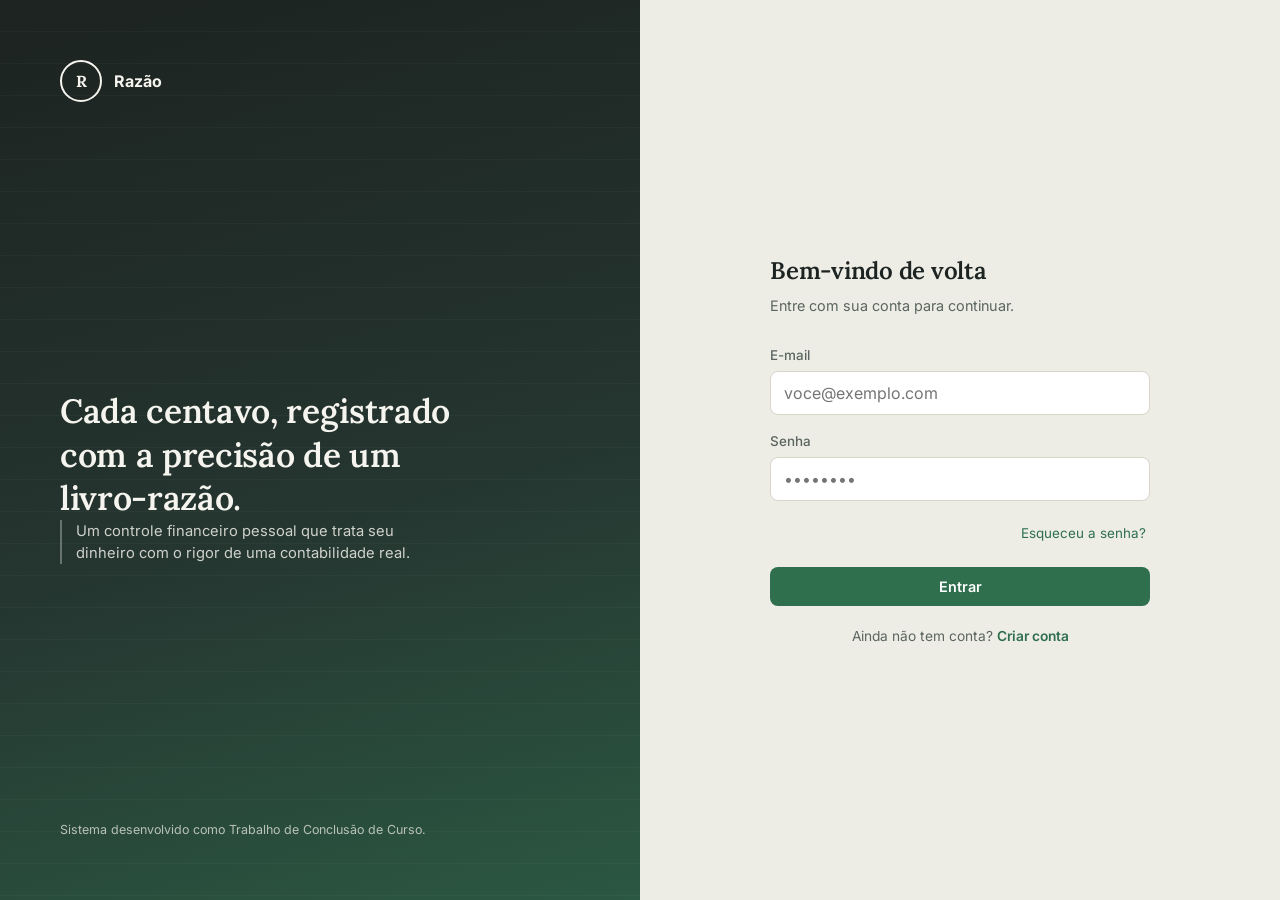
<file: Projeto FinFlow/controle-gastos-completo (2)/controle-gastos/index.html>
<!DOCTYPE html>
<html lang="pt-BR">
<head>
  <meta charset="UTF-8">
  <script>
    (function () {
      try {
        var tema = localStorage.getItem('cg_theme') || 'light';
        document.documentElement.setAttribute('data-tema', tema);
      } catch (e) {}
    })();
  </script>
  <title>Razão — Controle de Gastos Pessoais</title>
  <meta http-equiv="refresh" content="0; url=pages/login.html">
</head>
<body>
  <script src="js/storage.js"></script>
  <script>
    // Se já existir sessão ativa, pula direto para a área correta
    const sessao = Storage.getSession();
    if (sessao) {
      const usuario = Storage.getCurrentUser();
      if (usuario) {
        window.location.replace(usuario.tipo === 'admin' ? 'pages/admin.html' : 'pages/dashboard.html');
      } else {
        window.location.replace('pages/login.html');
      }
    } else {
      window.location.replace('pages/login.html');
    }
  </script>
  <noscript>
    <meta http-equiv="refresh" content="0; url=pages/login.html">
  </noscript>
</body>
</html>
</file>
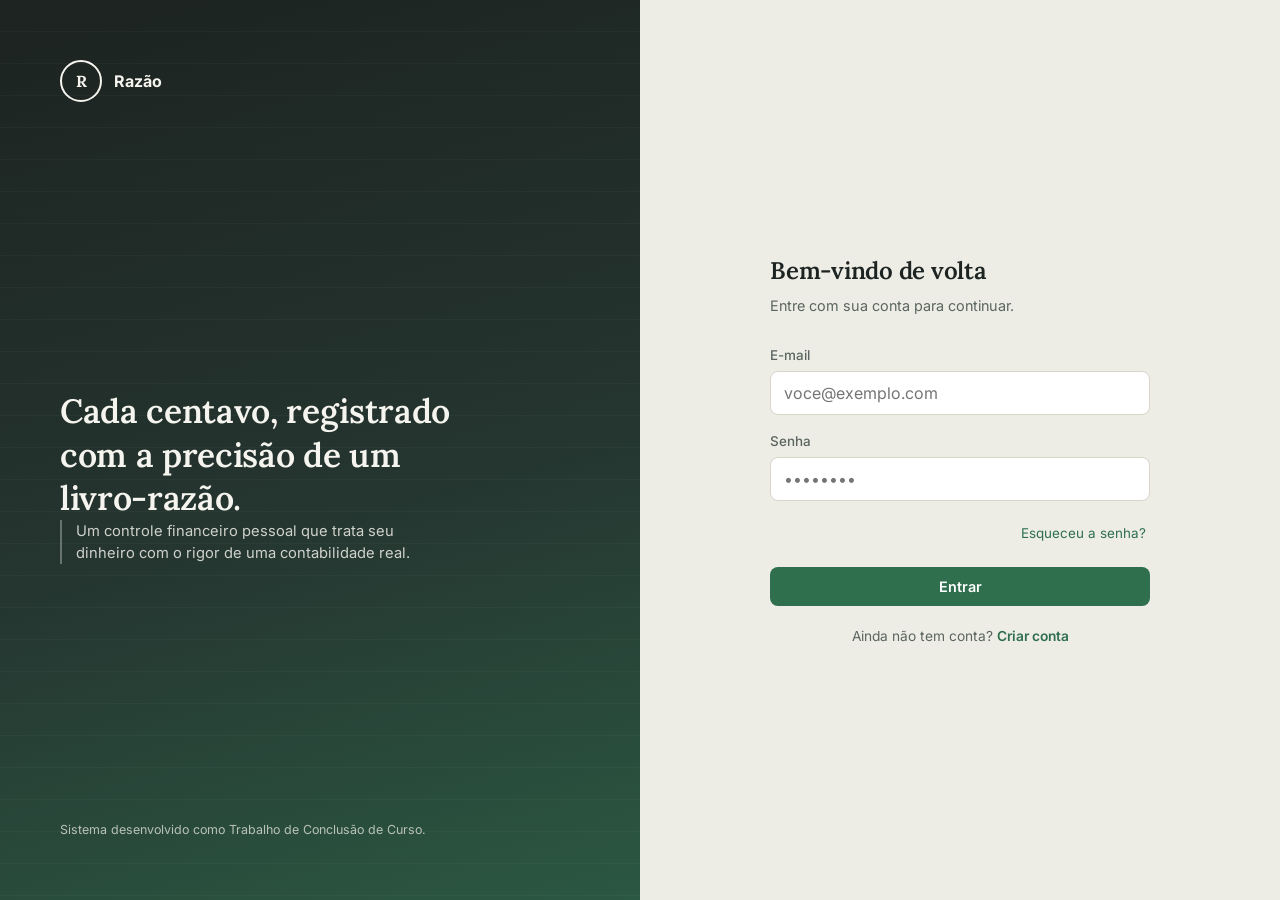
<file: Projeto FinFlow/controle-gastos-completo (2)/controle-gastos/pages/admin.html>
<!DOCTYPE html>
<html lang="pt-BR">
<head>
  <meta charset="UTF-8">
  <meta name="viewport" content="width=device-width, initial-scale=1.0">
  <script>
    (function () {
      try {
        var tema = localStorage.getItem('cg_theme') || 'light';
        document.documentElement.setAttribute('data-tema', tema);
      } catch (e) {}
    })();
  </script>
  <title>Painel Admin — Razão</title>
  <link rel="stylesheet" href="../css/style.css">
  <link rel="stylesheet" href="../css/components.css">
  <link rel="stylesheet" href="../css/admin.css">
  <link rel="stylesheet" href="../css/responsive.css">
</head>
<body data-pagina="admin" data-titulo="Painel Administrativo" data-subtitulo="Visão geral do sistema">
  <div class="app-shell">
    <aside class="sidebar" id="sidebar"></aside>

    <div class="conteudo">
      <header class="topo" id="topo"></header>

      <main class="pagina">
        <section class="grade-cards" id="cards-admin"></section>

        <div class="abas-admin">
          <button class="aba-admin aba-admin--ativa" data-aba="usuarios">Usuários</button>
          <button class="aba-admin" data-aba="categorias">Categorias</button>
        </div>

        <!-- Aba: usuários -->
        <div class="card painel-aba" id="aba-usuarios">
          <div class="tabela-wrap">
            <table class="tabela">
              <thead>
                <tr>
                  <th>Nome</th>
                  <th>E-mail</th>
                  <th>Tipo</th>
                  <th>Cadastro</th>
                  <th>Status</th>
                  <th></th>
                </tr>
              </thead>
              <tbody id="corpo-tabela-usuarios"></tbody>
            </table>
          </div>
        </div>

        <!-- Aba: categorias -->
        <div class="card painel-aba" id="aba-categorias" style="display:none;">
          <div style="display:flex; justify-content:space-between; align-items:center; margin-bottom:16px;">
            <p style="color:var(--cor-texto-suave); font-size:0.85rem; max-width:460px;">
              Gerenciamento de categorias (demonstração de interface). As categorias padrão do sistema
              são usadas nos formulários de receitas e despesas.
            </p>
            <button class="botao botao--primario" id="botao-nova-categoria" style="white-space:nowrap;">+ Nova categoria</button>
          </div>

          <h4 style="font-size:0.85rem; margin-bottom:10px; color:var(--cor-texto-suave);">Categorias de despesa</h4>
          <div class="lista-categorias" id="lista-categorias-despesa"></div>

          <h4 style="font-size:0.85rem; margin:20px 0 10px; color:var(--cor-texto-suave);">Categorias de receita</h4>
          <div class="lista-categorias" id="lista-categorias-receita"></div>
        </div>
      </main>
    </div>
  </div>

  <!-- Modal: nova categoria (demonstração) -->
  <div class="modal-fundo" id="modal-categoria">
    <div class="modal" style="max-width:380px;">
      <div class="modal-cabecalho">
        <h3>Nova categoria</h3>
        <button class="modal-fechar" data-fechar-modal="modal-categoria">✕</button>
      </div>
      <form id="form-categoria">
        <div class="campo" id="campo-categoria-nome">
          <label for="categoria-nome">Nome da categoria</label>
          <input type="text" id="categoria-nome" required>
          <span class="campo-erro">Informe um nome.</span>
        </div>
        <div class="campo">
          <label for="categoria-tipo">Aplicar em</label>
          <select id="categoria-tipo">
            <option value="despesa">Despesas</option>
            <option value="receita">Receitas</option>
          </select>
        </div>
        <div class="modal-rodape">
          <button type="button" class="botao botao--secundario" data-fechar-modal="modal-categoria">Cancelar</button>
          <button type="submit" class="botao botao--primario">Adicionar</button>
        </div>
      </form>
    </div>
  </div>

  <script src="../js/storage.js"></script>
  <script src="../js/utils.js"></script>
  <script src="../js/app.js"></script>
  <script src="../js/admin.js"></script>
</body>
</html>
</file>
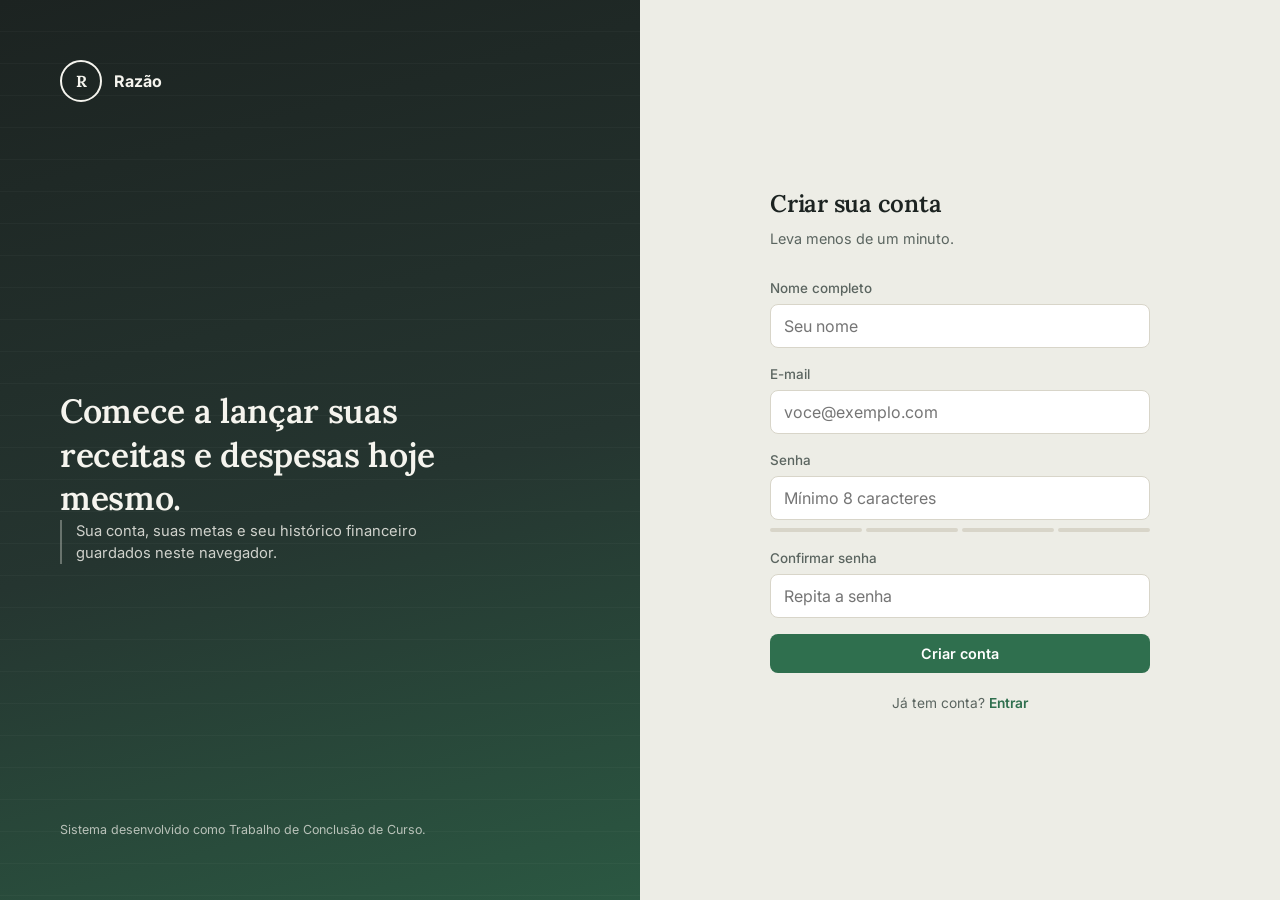
<file: Projeto FinFlow/controle-gastos-completo (2)/controle-gastos/pages/cadastro.html>
<!DOCTYPE html>
<html lang="pt-BR">
<head>
  <meta charset="UTF-8">
  <meta name="viewport" content="width=device-width, initial-scale=1.0">
  <script>
    (function () {
      try {
        var tema = localStorage.getItem('cg_theme') || 'light';
        document.documentElement.setAttribute('data-tema', tema);
      } catch (e) {}
    })();
  </script>
  <title>Criar conta — Razão</title>
  <link rel="stylesheet" href="../css/style.css">
  <link rel="stylesheet" href="../css/components.css">
  <link rel="stylesheet" href="../css/login.css">
  <link rel="stylesheet" href="../css/responsive.css">
</head>
<body>
  <div class="tela-auth">
    <aside class="auth-vitrine">
      <div class="auth-vitrine__marca">
        <div class="auth-vitrine__selo">R</div>
        <strong>Razão</strong>
      </div>
      <div>
        <h2 class="auth-vitrine__titulo">Comece a lançar suas receitas e despesas hoje mesmo.</h2>
        <p class="auth-vitrine__citacao">Sua conta, suas metas e seu histórico financeiro guardados neste navegador.</p>
      </div>
      <p style="font-size:0.78rem; opacity:0.7; position:relative;">Sistema desenvolvido como Trabalho de Conclusão de Curso.</p>
    </aside>

    <div class="auth-form-lado">
      <div class="auth-caixa">
        <h1>Criar sua conta</h1>
        <p class="subtitulo">Leva menos de um minuto.</p>

        <form id="form-cadastro" novalidate>
          <div class="campo" id="campo-nome">
            <label for="nome">Nome completo</label>
            <input type="text" id="nome" name="nome" placeholder="Seu nome" autocomplete="name" required>
            <span class="campo-erro">Informe seu nome.</span>
          </div>

          <div class="campo" id="campo-email">
            <label for="email">E-mail</label>
            <input type="email" id="email" name="email" placeholder="voce@exemplo.com" autocomplete="email" required>
            <span class="campo-erro">E-mail inválido ou já cadastrado.</span>
          </div>

          <div class="campo" id="campo-senha">
            <label for="senha">Senha</label>
            <input type="password" id="senha" name="senha" placeholder="Mínimo 8 caracteres" autocomplete="new-password" required>
            <div class="forca-senha"><span></span><span></span><span></span><span></span></div>
            <span class="campo-erro">A senha deve ter pelo menos 8 caracteres.</span>
          </div>

          <div class="campo" id="campo-confirmar-senha">
            <label for="confirmar-senha">Confirmar senha</label>
            <input type="password" id="confirmar-senha" name="confirmar-senha" placeholder="Repita a senha" autocomplete="new-password" required>
            <span class="campo-erro">As senhas não coincidem.</span>
          </div>

          <button type="submit" class="botao botao--primario botao--bloco">Criar conta</button>
        </form>

        <p class="auth-rodape">Já tem conta? <a href="login.html" style="color:var(--cor-receita); font-weight:600;">Entrar</a></p>
      </div>
    </div>
  </div>

  <script src="../js/storage.js"></script>
  <script src="../js/utils.js"></script>
  <script src="../js/cadastro.js"></script>
</body>
</html>
</file>
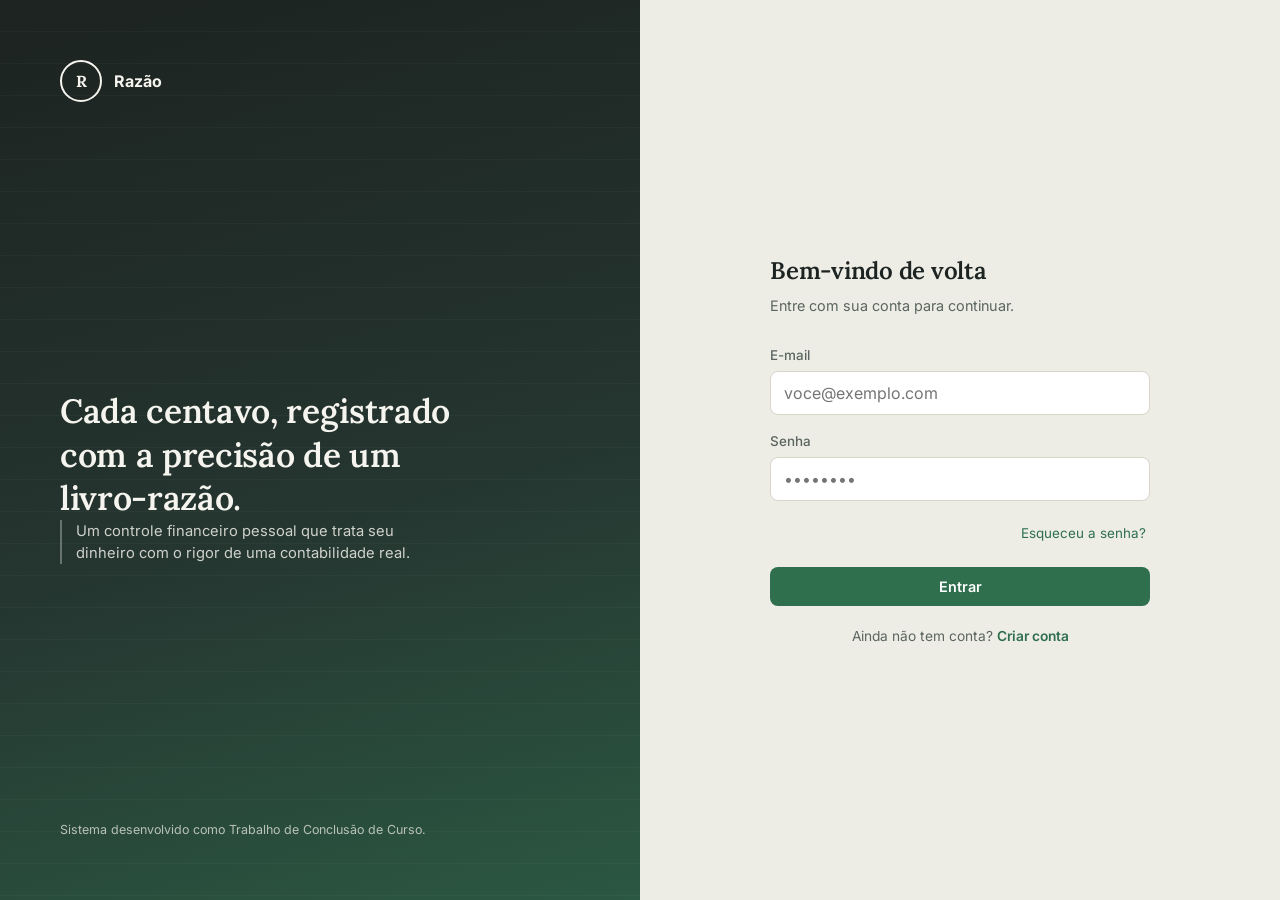
<file: Projeto FinFlow/controle-gastos-completo (2)/controle-gastos/pages/despesas.html>
<!DOCTYPE html>
<html lang="pt-BR">
<head>
  <meta charset="UTF-8">
  <meta name="viewport" content="width=device-width, initial-scale=1.0">
  <script>
    (function () {
      try {
        var tema = localStorage.getItem('cg_theme') || 'light';
        document.documentElement.setAttribute('data-tema', tema);
      } catch (e) {}
    })();
  </script>
  <title>Despesas — Razão</title>
  <link rel="stylesheet" href="../css/style.css">
  <link rel="stylesheet" href="../css/components.css">
  <link rel="stylesheet" href="../css/responsive.css">
</head>
<body data-pagina="despesas" data-titulo="Despesas" data-subtitulo="Gerencie suas saídas financeiras">
  <div class="app-shell">
    <aside class="sidebar" id="sidebar"></aside>

    <div class="conteudo">
      <header class="topo" id="topo"></header>

      <main class="pagina">
        <div style="display:flex; justify-content:flex-end; margin-bottom:16px;">
          <button class="botao botao--primario" id="botao-nova-despesa">+ Nova despesa</button>
        </div>

        <div class="card">
          <div class="barra-filtros">
            <div class="campo-busca">
              <input type="text" id="busca-despesas" placeholder="Pesquisar por descrição...">
            </div>
            <select class="select-filtro" id="filtro-categoria-despesa">
              <option value="">Todas as categorias</option>
              <option>Alimentação</option>
              <option>Transporte</option>
              <option>Saúde</option>
              <option>Educação</option>
              <option>Lazer</option>
              <option>Moradia</option>
              <option>Contas</option>
              <option>Investimentos</option>
              <option>Outros</option>
            </select>
            <select class="select-filtro" id="filtro-pagamento-despesa">
              <option value="">Toda forma de pagamento</option>
              <option>PIX</option>
              <option>Dinheiro</option>
              <option>Cartão de Crédito</option>
              <option>Cartão de Débito</option>
              <option>Boleto</option>
            </select>
          </div>

          <div class="tabela-wrap">
            <table class="tabela">
              <thead>
                <tr>
                  <th>Descrição</th>
                  <th>Categoria</th>
                  <th>Pagamento</th>
                  <th>Data</th>
                  <th>Valor</th>
                  <th></th>
                </tr>
              </thead>
              <tbody id="corpo-tabela-despesas"></tbody>
            </table>
          </div>

          <div id="estado-vazio-despesas" style="display:none;" class="estado-vazio">
            <h3>Nenhuma despesa encontrada</h3>
            <p>Cadastre sua primeira despesa ou ajuste os filtros de busca.</p>
          </div>

          <div class="paginacao" id="paginacao-despesas"></div>
        </div>
      </main>
    </div>
  </div>

  <!-- Modal: nova/editar despesa -->
  <div class="modal-fundo" id="modal-despesa">
    <div class="modal">
      <div class="modal-cabecalho">
        <h3 id="titulo-modal-despesa">Nova despesa</h3>
        <button class="modal-fechar" data-fechar-modal="modal-despesa">✕</button>
      </div>
      <form id="form-despesa">
        <input type="hidden" id="despesa-id">

        <div class="campo" id="campo-despesa-descricao">
          <label for="despesa-descricao">Descrição</label>
          <input type="text" id="despesa-descricao" placeholder="Ex: Supermercado" required>
          <span class="campo-erro">Informe uma descrição.</span>
        </div>

        <div class="linha-campos">
          <div class="campo" id="campo-despesa-valor">
            <label for="despesa-valor">Valor (R$)</label>
            <input type="number" id="despesa-valor" min="0.01" step="0.01" placeholder="0,00" required>
            <span class="campo-erro">Informe um valor maior que zero.</span>
          </div>
          <div class="campo" id="campo-despesa-data">
            <label for="despesa-data">Data</label>
            <input type="date" id="despesa-data" required>
            <span class="campo-erro">Informe uma data válida (não futura).</span>
          </div>
        </div>

        <div class="linha-campos">
          <div class="campo" id="campo-despesa-categoria">
            <label for="despesa-categoria">Categoria</label>
            <select id="despesa-categoria" required>
              <option value="">Selecione...</option>
              <option>Alimentação</option>
              <option>Transporte</option>
              <option>Saúde</option>
              <option>Educação</option>
              <option>Lazer</option>
              <option>Moradia</option>
              <option>Contas</option>
              <option>Investimentos</option>
              <option>Outros</option>
            </select>
            <span class="campo-erro">Selecione uma categoria.</span>
          </div>
          <div class="campo" id="campo-despesa-pagamento">
            <label for="despesa-pagamento">Forma de pagamento</label>
            <select id="despesa-pagamento" required>
              <option value="">Selecione...</option>
              <option>PIX</option>
              <option>Dinheiro</option>
              <option>Cartão de Crédito</option>
              <option>Cartão de Débito</option>
              <option>Boleto</option>
            </select>
            <span class="campo-erro">Selecione a forma de pagamento.</span>
          </div>
        </div>

        <div class="modal-rodape">
          <button type="button" class="botao botao--secundario" data-fechar-modal="modal-despesa">Cancelar</button>
          <button type="submit" class="botao botao--primario">Salvar despesa</button>
        </div>
      </form>
    </div>
  </div>

  <!-- Modal: confirmar exclusão -->
  <div class="modal-fundo" id="modal-excluir-despesa">
    <div class="modal" style="max-width:380px;">
      <div class="modal-cabecalho">
        <h3>Excluir despesa</h3>
        <button class="modal-fechar" data-fechar-modal="modal-excluir-despesa">✕</button>
      </div>
      <p style="font-size:0.9rem; color:var(--cor-texto-suave);">Tem certeza que deseja excluir esta despesa? Esta ação não pode ser desfeita.</p>
      <div class="modal-rodape">
        <button type="button" class="botao botao--secundario" data-fechar-modal="modal-excluir-despesa">Cancelar</button>
        <button type="button" class="botao botao--perigo" id="botao-confirmar-exclusao-despesa">Excluir</button>
      </div>
    </div>
  </div>

  <script src="../js/storage.js"></script>
  <script src="../js/utils.js"></script>
  <script src="../js/app.js"></script>
  <script src="../js/despesas.js"></script>
</body>
</html>
</file>
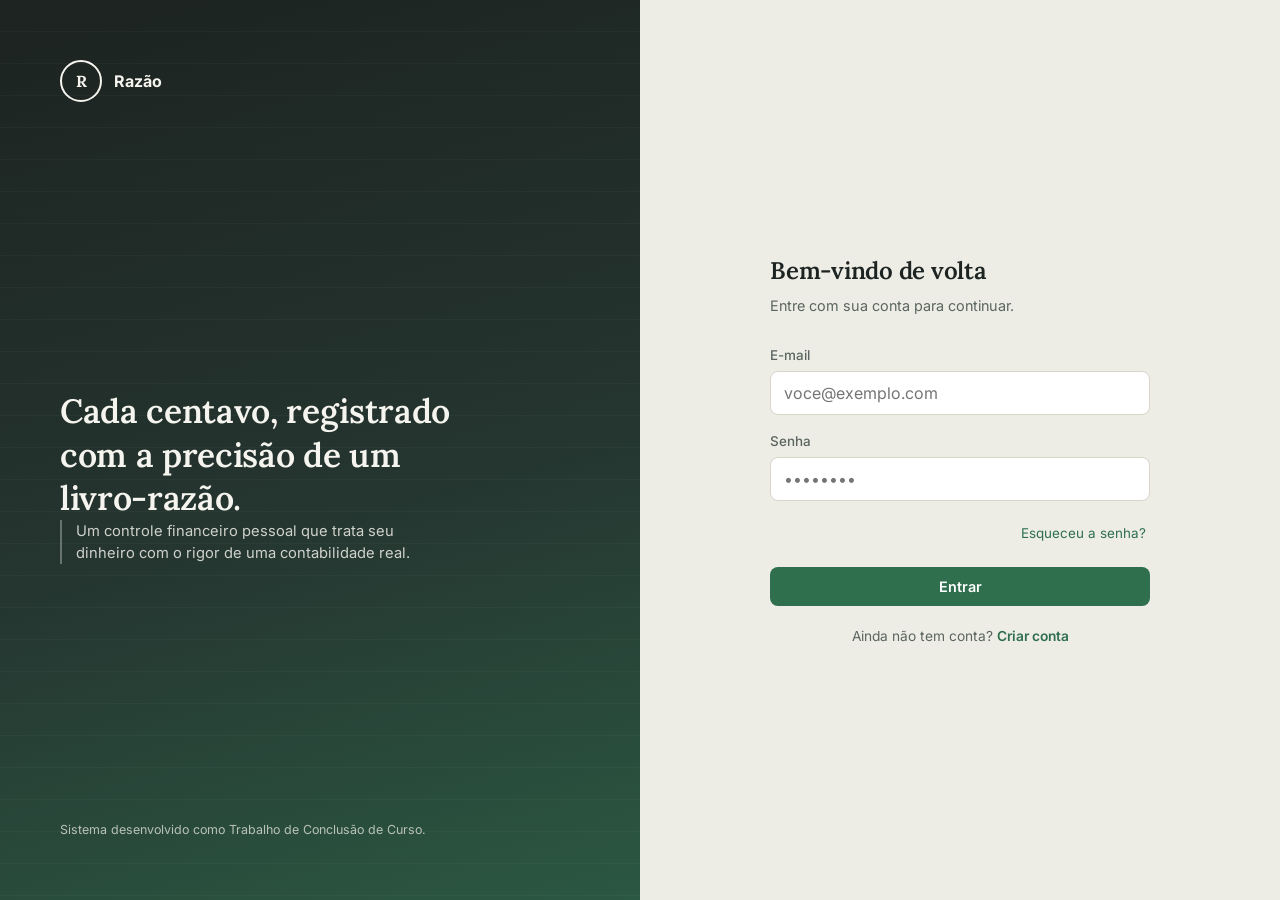
<file: Projeto FinFlow/controle-gastos-completo (2)/controle-gastos/pages/login.html>
<!DOCTYPE html>
<html lang="pt-BR">
<head>
  <meta charset="UTF-8">
  <meta name="viewport" content="width=device-width, initial-scale=1.0">
  <script>
    (function () {
      try {
        var tema = localStorage.getItem('cg_theme') || 'light';
        document.documentElement.setAttribute('data-tema', tema);
      } catch (e) {}
    })();
  </script>
  <title>Entrar — Razão</title>
  <link rel="stylesheet" href="../css/style.css">
  <link rel="stylesheet" href="../css/components.css">
  <link rel="stylesheet" href="../css/login.css">
  <link rel="stylesheet" href="../css/responsive.css">
</head>
<body>
  <div class="tela-auth">
    <aside class="auth-vitrine">
      <div class="auth-vitrine__marca">
        <div class="auth-vitrine__selo">R</div>
        <strong>Razão</strong>
      </div>
      <div>
        <h2 class="auth-vitrine__titulo">Cada centavo, registrado com a precisão de um livro-razão.</h2>
        <p class="auth-vitrine__citacao">Um controle financeiro pessoal que trata seu dinheiro com o rigor de uma contabilidade real.</p>
      </div>
      <p style="font-size:0.78rem; opacity:0.7; position:relative;">Sistema desenvolvido como Trabalho de Conclusão de Curso.</p>
    </aside>

    <div class="auth-form-lado">
      <div class="auth-caixa">
        <h1>Bem-vindo de volta</h1>
        <p class="subtitulo">Entre com sua conta para continuar.</p>

        <form id="form-login" novalidate>
          <div class="campo" id="campo-email">
            <label for="email">E-mail</label>
            <input type="email" id="email" name="email" placeholder="voce@exemplo.com" autocomplete="username" required>
            <span class="campo-erro">Informe um e-mail válido.</span>
          </div>

          <div class="campo" id="campo-senha">
            <label for="senha">Senha</label>
            <input type="password" id="senha" name="senha" placeholder="••••••••" autocomplete="current-password" required>
            <span class="campo-erro">A senha deve ter pelo menos 8 caracteres.</span>
          </div>

          <div style="display:flex; justify-content:flex-end; margin-bottom:18px;">
            <a href="recuperar-senha.html" class="botao--texto" style="font-size:0.84rem;">Esqueceu a senha?</a>
          </div>

          <button type="submit" class="botao botao--primario botao--bloco">Entrar</button>
        </form>

        <p class="auth-rodape">Ainda não tem conta? <a href="cadastro.html" style="color:var(--cor-receita); font-weight:600;">Criar conta</a></p>
      </div>
    </div>
  </div>

  <script src="../js/storage.js"></script>
  <script src="../js/utils.js"></script>
  <script src="../js/login.js"></script>
</body>
</html>
</file>
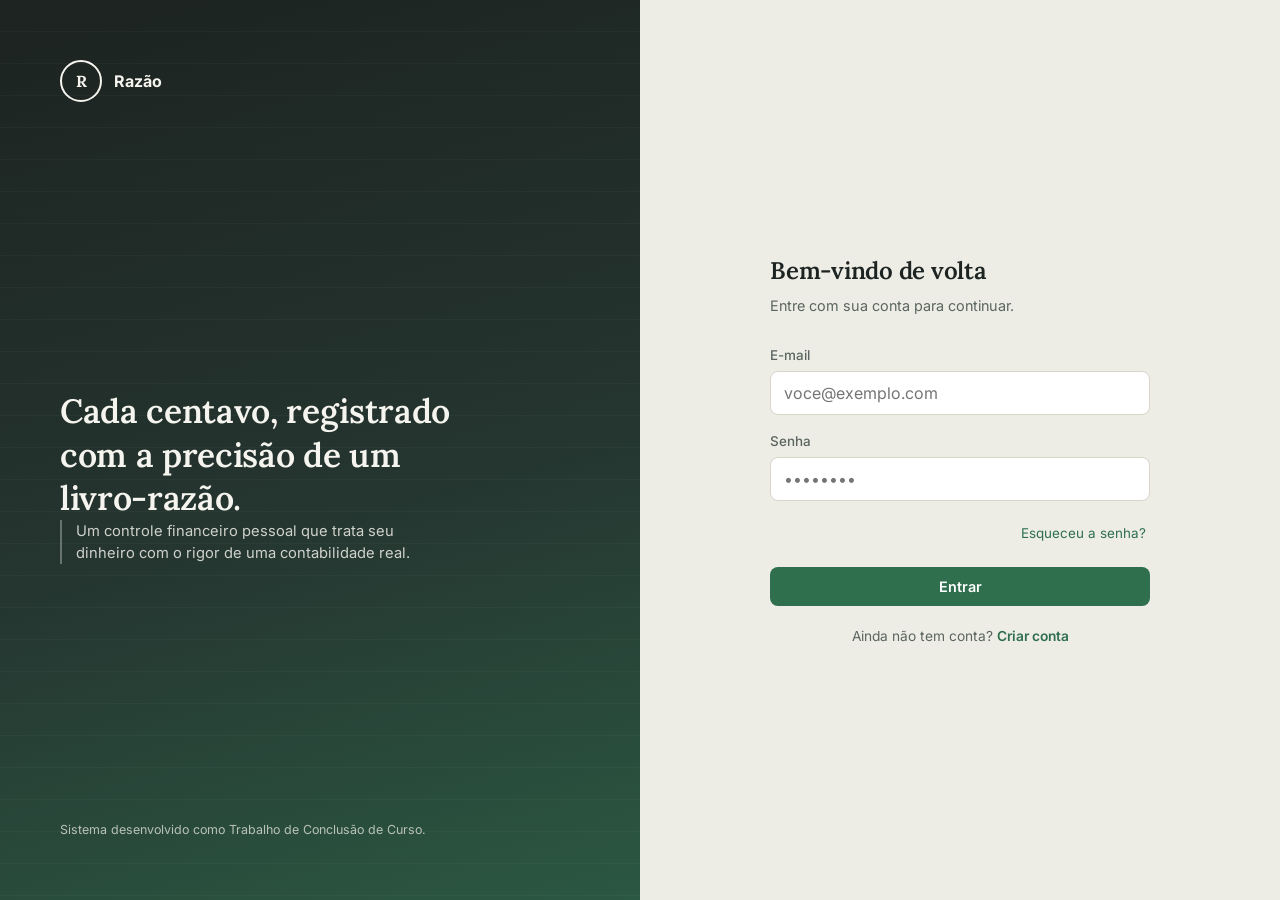
<file: Projeto FinFlow/controle-gastos-completo (2)/controle-gastos/pages/metas.html>
<!DOCTYPE html>
<html lang="pt-BR">
<head>
  <meta charset="UTF-8">
  <meta name="viewport" content="width=device-width, initial-scale=1.0">
  <script>
    (function () {
      try {
        var tema = localStorage.getItem('cg_theme') || 'light';
        document.documentElement.setAttribute('data-tema', tema);
      } catch (e) {}
    })();
  </script>
  <title>Metas — Razão</title>
  <link rel="stylesheet" href="../css/style.css">
  <link rel="stylesheet" href="../css/components.css">
  <link rel="stylesheet" href="../css/metas.css">
  <link rel="stylesheet" href="../css/responsive.css">
</head>
<body data-pagina="metas" data-titulo="Metas financeiras" data-subtitulo="Defina objetivos e acompanhe seu progresso">
  <div class="app-shell">
    <aside class="sidebar" id="sidebar"></aside>

    <div class="conteudo">
      <header class="topo" id="topo"></header>

      <main class="pagina">
        <div style="display:flex; justify-content:flex-end; margin-bottom:16px;">
          <button class="botao botao--primario" id="botao-nova-meta">+ Nova meta</button>
        </div>

        <div class="grade-metas" id="grade-metas"></div>

        <div id="estado-vazio-metas" style="display:none;" class="estado-vazio card">
          <h3>Nenhuma meta criada ainda</h3>
          <p>Defina um objetivo financeiro, como "Reserva de emergência" ou "Viagem", e acompanhe seu progresso aqui.</p>
        </div>
      </main>
    </div>
  </div>

  <!-- Modal: nova/editar meta -->
  <div class="modal-fundo" id="modal-meta">
    <div class="modal">
      <div class="modal-cabecalho">
        <h3 id="titulo-modal-meta">Nova meta</h3>
        <button class="modal-fechar" data-fechar-modal="modal-meta">✕</button>
      </div>
      <form id="form-meta">
        <input type="hidden" id="meta-id">

        <div class="campo" id="campo-meta-descricao">
          <label for="meta-descricao">Nome da meta</label>
          <input type="text" id="meta-descricao" placeholder="Ex: Reserva de emergência" required>
          <span class="campo-erro">Informe um nome para a meta.</span>
        </div>

        <div class="linha-campos">
          <div class="campo" id="campo-meta-valor-alvo">
            <label for="meta-valor-alvo">Valor alvo (R$)</label>
            <input type="number" id="meta-valor-alvo" min="0.01" step="0.01" placeholder="0,00" required>
            <span class="campo-erro">Informe um valor maior que zero.</span>
          </div>
          <div class="campo" id="campo-meta-valor-atual">
            <label for="meta-valor-atual">Valor já guardado (R$)</label>
            <input type="number" id="meta-valor-atual" min="0" step="0.01" placeholder="0,00">
            <span class="campo-erro">O valor guardado não pode ser negativo.</span>
          </div>
        </div>

        <div class="campo" id="campo-meta-prazo">
          <label for="meta-prazo">Prazo (opcional)</label>
          <input type="date" id="meta-prazo">
          <span class="campo-erro">Informe uma data válida.</span>
        </div>

        <div class="modal-rodape">
          <button type="button" class="botao botao--secundario" data-fechar-modal="modal-meta">Cancelar</button>
          <button type="submit" class="botao botao--primario">Salvar meta</button>
        </div>
      </form>
    </div>
  </div>

  <!-- Modal: adicionar valor à meta -->
  <div class="modal-fundo" id="modal-aporte">
    <div class="modal" style="max-width:380px;">
      <div class="modal-cabecalho">
        <h3>Adicionar valor</h3>
        <button class="modal-fechar" data-fechar-modal="modal-aporte">✕</button>
      </div>
      <form id="form-aporte">
        <input type="hidden" id="aporte-meta-id">
        <div class="campo" id="campo-aporte-valor">
          <label for="aporte-valor">Valor a adicionar (R$)</label>
          <input type="number" id="aporte-valor" min="0.01" step="0.01" placeholder="0,00" required>
          <span class="campo-erro">Informe um valor maior que zero.</span>
        </div>
        <div class="modal-rodape">
          <button type="button" class="botao botao--secundario" data-fechar-modal="modal-aporte">Cancelar</button>
          <button type="submit" class="botao botao--primario">Adicionar</button>
        </div>
      </form>
    </div>
  </div>

  <!-- Modal: confirmar exclusão -->
  <div class="modal-fundo" id="modal-excluir-meta">
    <div class="modal" style="max-width:380px;">
      <div class="modal-cabecalho">
        <h3>Excluir meta</h3>
        <button class="modal-fechar" data-fechar-modal="modal-excluir-meta">✕</button>
      </div>
      <p style="font-size:0.9rem; color:var(--cor-texto-suave);">Tem certeza que deseja excluir esta meta? Esta ação não pode ser desfeita.</p>
      <div class="modal-rodape">
        <button type="button" class="botao botao--secundario" data-fechar-modal="modal-excluir-meta">Cancelar</button>
        <button type="button" class="botao botao--perigo" id="botao-confirmar-exclusao-meta">Excluir</button>
      </div>
    </div>
  </div>

  <script src="../js/storage.js"></script>
  <script src="../js/utils.js"></script>
  <script src="../js/app.js"></script>
  <script src="../js/metas.js"></script>
</body>
</html>
</file>
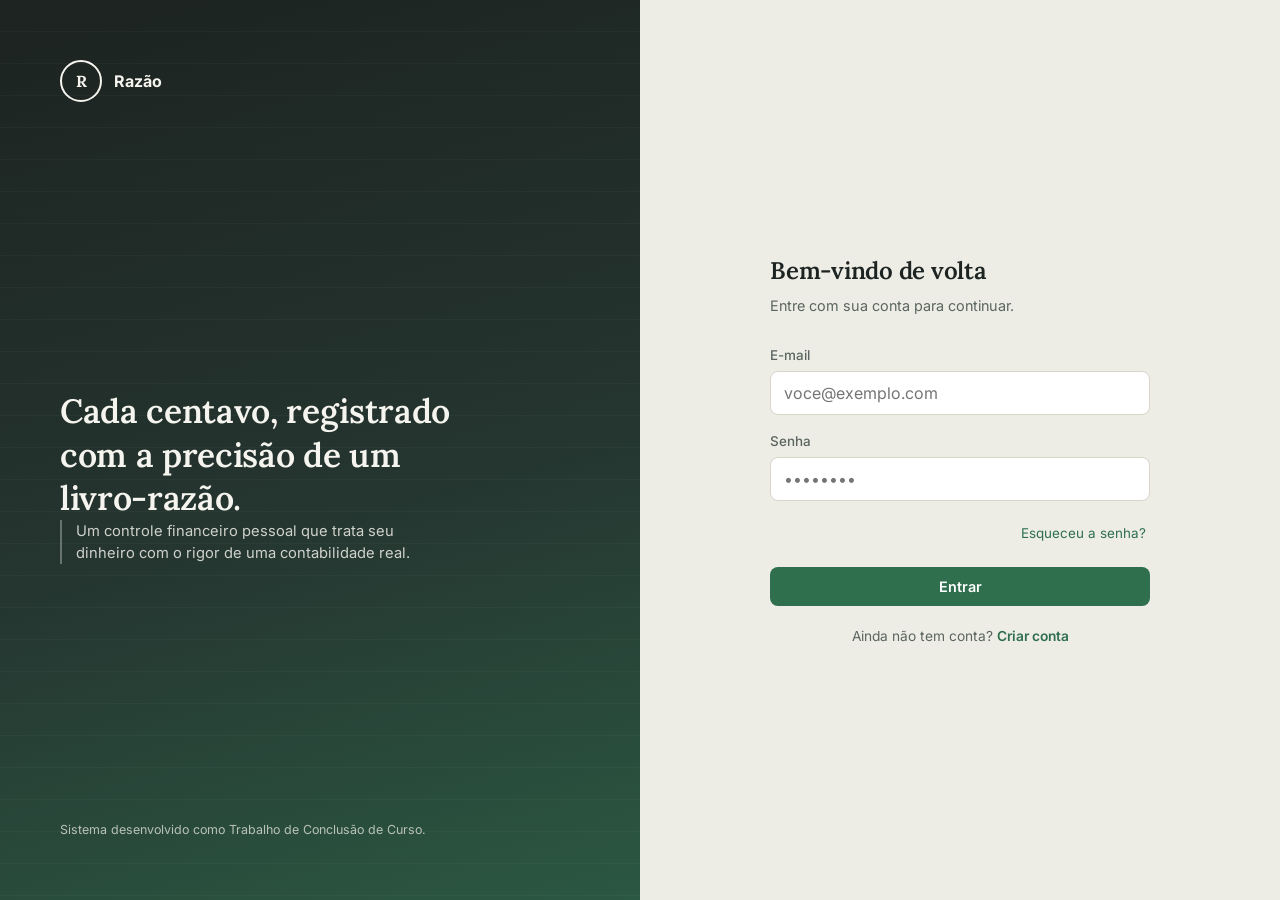
<file: Projeto FinFlow/controle-gastos-completo (2)/controle-gastos/pages/perfil.html>
<!DOCTYPE html>
<html lang="pt-BR">
<head>
  <meta charset="UTF-8">
  <meta name="viewport" content="width=device-width, initial-scale=1.0">
  <script>
    (function () {
      try {
        var tema = localStorage.getItem('cg_theme') || 'light';
        document.documentElement.setAttribute('data-tema', tema);
      } catch (e) {}
    })();
  </script>
  <title>Perfil — Razão</title>
  <link rel="stylesheet" href="../css/style.css">
  <link rel="stylesheet" href="../css/components.css">
  <link rel="stylesheet" href="../css/perfil.css">
  <link rel="stylesheet" href="../css/responsive.css">
</head>
<body data-pagina="perfil" data-titulo="Perfil" data-subtitulo="Gerencie os dados da sua conta">
  <div class="app-shell">
    <aside class="sidebar" id="sidebar"></aside>

    <div class="conteudo">
      <header class="topo" id="topo"></header>

      <main class="pagina">
        <div class="grade-perfil">
          <div>
            <div class="card" style="margin-bottom:18px;">
              <h3 style="margin-bottom:18px;">Dados pessoais</h3>
              <form id="form-perfil">
                <div class="campo" id="campo-perfil-nome">
                  <label for="perfil-nome">Nome completo</label>
                  <input type="text" id="perfil-nome" required>
                  <span class="campo-erro">Informe seu nome.</span>
                </div>
                <div class="campo" id="campo-perfil-email">
                  <label for="perfil-email">E-mail</label>
                  <input type="email" id="perfil-email" required>
                  <span class="campo-erro">E-mail inválido ou já usado por outra conta.</span>
                </div>
                <button type="submit" class="botao botao--primario">Salvar alterações</button>
              </form>
            </div>

            <div class="card">
              <h3 style="margin-bottom:18px;">Alterar senha</h3>
              <form id="form-senha">
                <div class="campo" id="campo-senha-atual">
                  <label for="senha-atual">Senha atual</label>
                  <input type="password" id="senha-atual" required>
                  <span class="campo-erro">Senha atual incorreta.</span>
                </div>
                <div class="linha-campos">
                  <div class="campo" id="campo-nova-senha">
                    <label for="nova-senha">Nova senha</label>
                    <input type="password" id="nova-senha" required>
                    <span class="campo-erro">Mínimo de 8 caracteres.</span>
                  </div>
                  <div class="campo" id="campo-confirmar-nova-senha">
                    <label for="confirmar-nova-senha">Confirmar nova senha</label>
                    <input type="password" id="confirmar-nova-senha" required>
                    <span class="campo-erro">As senhas não coincidem.</span>
                  </div>
                </div>
                <button type="submit" class="botao botao--secundario">Atualizar senha</button>
              </form>
            </div>
          </div>

          <div>
            <div class="card" style="text-align:center; margin-bottom:18px;">
              <div class="avatar-circulo" id="perfil-avatar" style="width:64px;height:64px;font-size:1.3rem;margin:0 auto 14px; overflow:hidden; position:relative;">
                <img id="perfil-foto" style="width:100%; height:100%; object-fit:cover; display:none;" alt="Foto de perfil">
                <span id="perfil-iniciais"></span>
              </div>
              <h3 id="perfil-nome-exibicao"></h3>
              <p style="color:var(--cor-texto-suave); font-size:0.85rem; margin-top:4px;" id="perfil-email-exibicao"></p>
              <p style="color:var(--cor-texto-suave); font-size:0.78rem; margin-top:10px;" id="perfil-membro-desde"></p>
              <div style="margin-top:14px; display:flex; flex-direction:column; gap:8px; align-items:center;">
                <label class="botao botao--secundario" style="padding:7px 14px; font-size:0.82rem; cursor:pointer;">
                  <input type="file" id="input-foto-perfil" accept="image/*" style="display:none;">
                  Alterar foto
                </label>
                <button class="botao botao--texto" id="botao-remover-foto" style="font-size:0.78rem; display:none;">Remover foto</button>
              </div>
            </div>

            <div class="card" style="text-align:center;">
              <h3 style="margin-bottom:6px; font-size:0.95rem;">Aparência</h3>
              <p style="color:var(--cor-texto-suave); font-size:0.82rem; margin-bottom:14px;">Escolha entre tema claro ou escuro.</p>
              <button class="botao botao--secundario botao--bloco" id="botao-alternar-tema-perfil">Alternar tema</button>
            </div>
          </div>
        </div>
      </main>
    </div>
  </div>

  <script src="../js/storage.js"></script>
  <script src="../js/utils.js"></script>
  <script src="../js/app.js"></script>
  <script src="../js/perfil.js"></script>
</body>
</html>
</file>
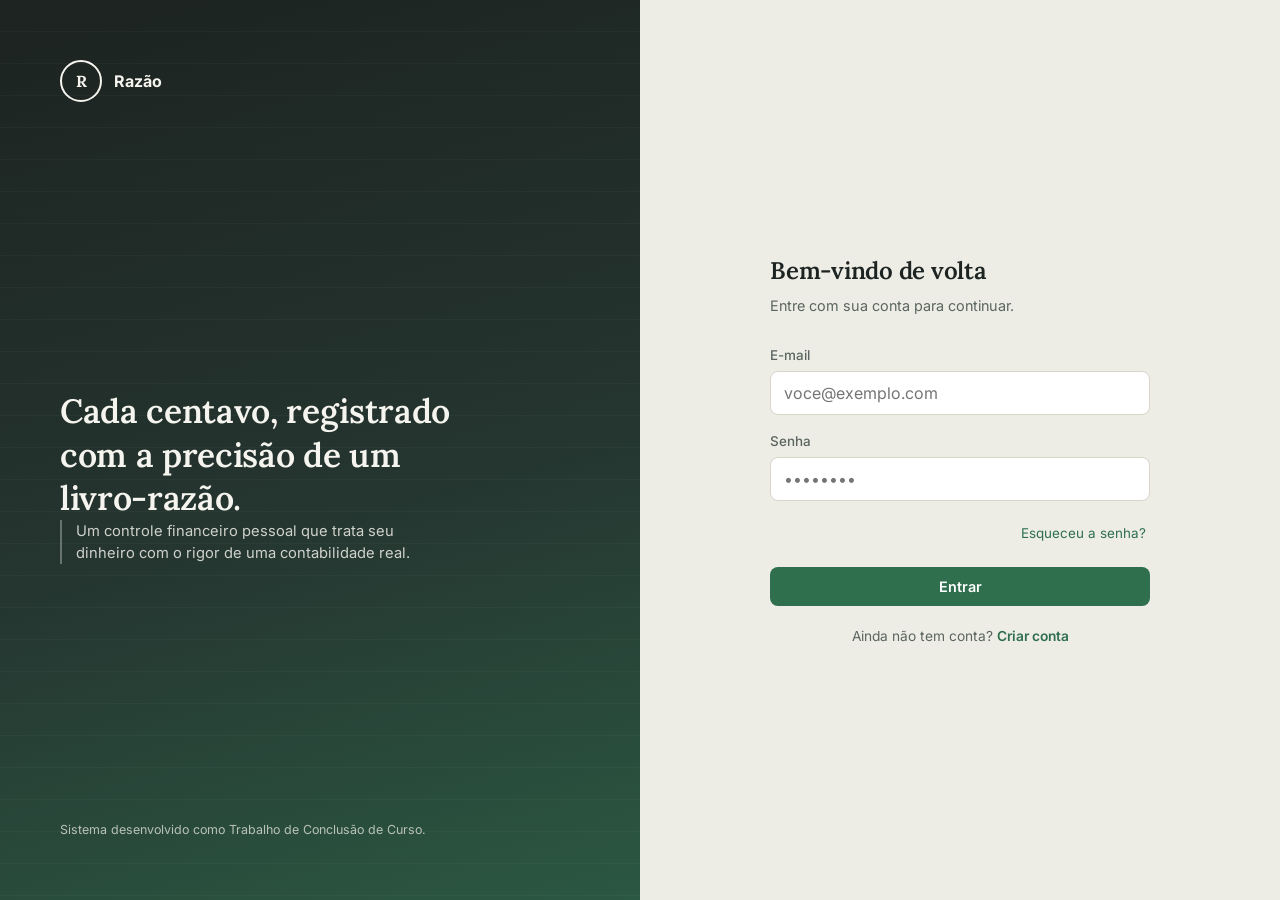
<file: Projeto FinFlow/controle-gastos-completo (2)/controle-gastos/pages/receitas.html>
<!DOCTYPE html>
<html lang="pt-BR">
<head>
  <meta charset="UTF-8">
  <meta name="viewport" content="width=device-width, initial-scale=1.0">
  <script>
    (function () {
      try {
        var tema = localStorage.getItem('cg_theme') || 'light';
        document.documentElement.setAttribute('data-tema', tema);
      } catch (e) {}
    })();
  </script>
  <title>Receitas — Razão</title>
  <link rel="stylesheet" href="../css/style.css">
  <link rel="stylesheet" href="../css/components.css">
  <link rel="stylesheet" href="../css/responsive.css">
</head>
<body data-pagina="receitas" data-titulo="Receitas" data-subtitulo="Gerencie suas entradas financeiras">
  <div class="app-shell">
    <aside class="sidebar" id="sidebar"></aside>

    <div class="conteudo">
      <header class="topo" id="topo"></header>

      <main class="pagina">
        <div style="display:flex; justify-content:flex-end; margin-bottom:16px;">
          <button class="botao botao--primario" id="botao-nova-receita">+ Nova receita</button>
        </div>

        <div class="card">
          <div class="barra-filtros">
            <div class="campo-busca">
              <input type="text" id="busca-receitas" placeholder="Pesquisar por descrição...">
            </div>
            <select class="select-filtro" id="filtro-categoria-receita">
              <option value="">Todas as categorias</option>
              <option>Salário</option>
              <option>Freelance</option>
              <option>Investimentos</option>
              <option>Presente</option>
              <option>Reembolso</option>
              <option>Outros</option>
            </select>
          </div>

          <div class="tabela-wrap">
            <table class="tabela">
              <thead>
                <tr>
                  <th>Descrição</th>
                  <th>Categoria</th>
                  <th>Data</th>
                  <th>Valor</th>
                  <th></th>
                </tr>
              </thead>
              <tbody id="corpo-tabela-receitas"></tbody>
            </table>
          </div>

          <div id="estado-vazio-receitas" style="display:none;" class="estado-vazio">
            <h3>Nenhuma receita encontrada</h3>
            <p>Cadastre sua primeira receita ou ajuste os filtros de busca.</p>
          </div>

          <div class="paginacao" id="paginacao-receitas"></div>
        </div>
      </main>
    </div>
  </div>

  <!-- Modal: nova/editar receita -->
  <div class="modal-fundo" id="modal-receita">
    <div class="modal">
      <div class="modal-cabecalho">
        <h3 id="titulo-modal-receita">Nova receita</h3>
        <button class="modal-fechar" data-fechar-modal="modal-receita">✕</button>
      </div>
      <form id="form-receita">
        <input type="hidden" id="receita-id">

        <div class="campo" id="campo-receita-descricao">
          <label for="receita-descricao">Descrição</label>
          <input type="text" id="receita-descricao" placeholder="Ex: Salário de julho" required>
          <span class="campo-erro">Informe uma descrição.</span>
        </div>

        <div class="linha-campos">
          <div class="campo" id="campo-receita-valor">
            <label for="receita-valor">Valor (R$)</label>
            <input type="number" id="receita-valor" min="0.01" step="0.01" placeholder="0,00" required>
            <span class="campo-erro">Informe um valor maior que zero.</span>
          </div>
          <div class="campo" id="campo-receita-data">
            <label for="receita-data">Data</label>
            <input type="date" id="receita-data" required>
            <span class="campo-erro">Informe uma data válida (não futura).</span>
          </div>
        </div>

        <div class="campo" id="campo-receita-categoria">
          <label for="receita-categoria">Categoria</label>
          <select id="receita-categoria" required>
            <option value="">Selecione...</option>
            <option>Salário</option>
            <option>Freelance</option>
            <option>Investimentos</option>
            <option>Presente</option>
            <option>Reembolso</option>
            <option>Outros</option>
          </select>
          <span class="campo-erro">Selecione uma categoria.</span>
        </div>

        <div class="modal-rodape">
          <button type="button" class="botao botao--secundario" data-fechar-modal="modal-receita">Cancelar</button>
          <button type="submit" class="botao botao--primario">Salvar receita</button>
        </div>
      </form>
    </div>
  </div>

  <!-- Modal: confirmar exclusão -->
  <div class="modal-fundo" id="modal-excluir-receita">
    <div class="modal" style="max-width:380px;">
      <div class="modal-cabecalho">
        <h3>Excluir receita</h3>
        <button class="modal-fechar" data-fechar-modal="modal-excluir-receita">✕</button>
      </div>
      <p style="font-size:0.9rem; color:var(--cor-texto-suave);">Tem certeza que deseja excluir esta receita? Esta ação não pode ser desfeita.</p>
      <div class="modal-rodape">
        <button type="button" class="botao botao--secundario" data-fechar-modal="modal-excluir-receita">Cancelar</button>
        <button type="button" class="botao botao--perigo" id="botao-confirmar-exclusao-receita">Excluir</button>
      </div>
    </div>
  </div>

  <script src="../js/storage.js"></script>
  <script src="../js/utils.js"></script>
  <script src="../js/app.js"></script>
  <script src="../js/receitas.js"></script>
</body>
</html>
</file>
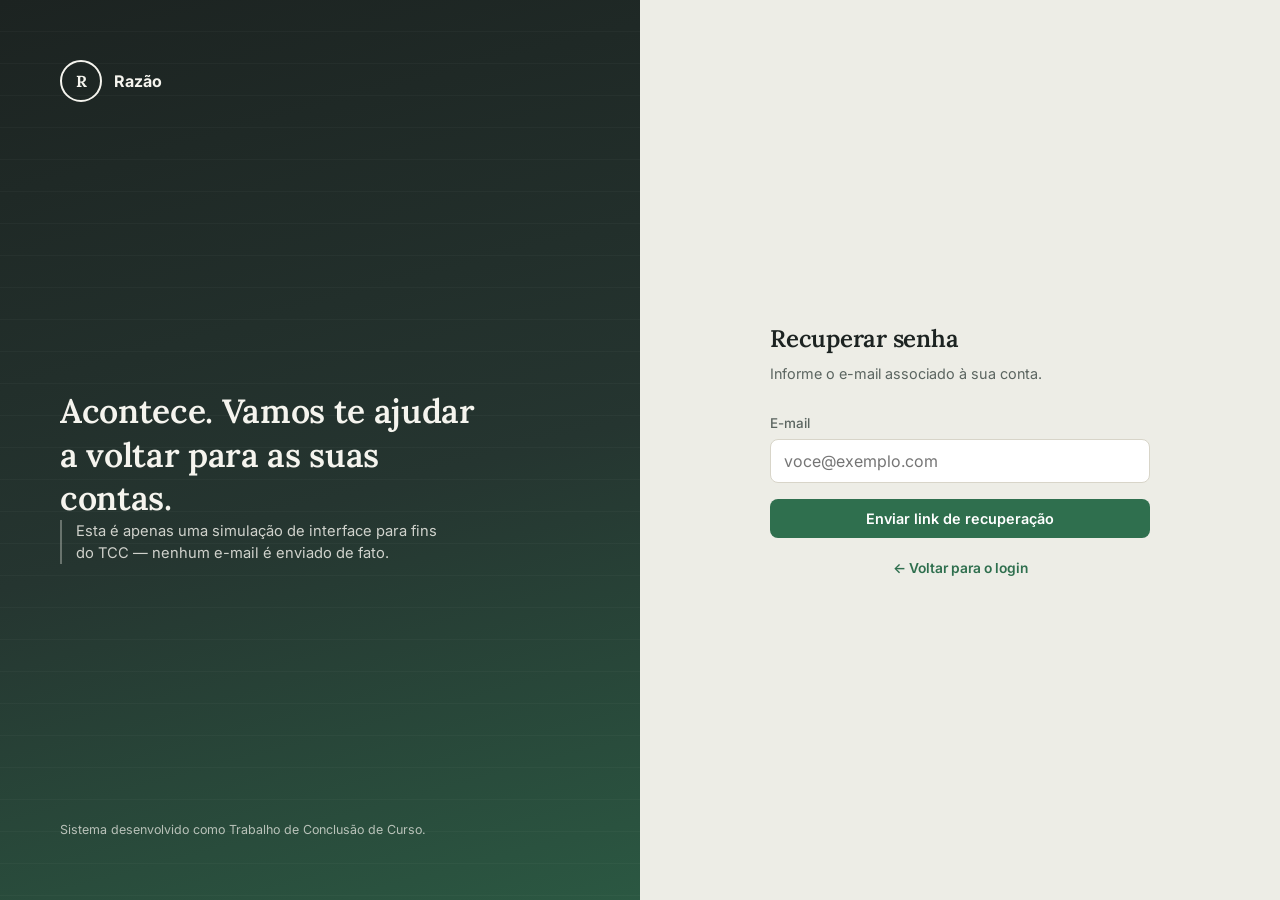
<file: Projeto FinFlow/controle-gastos-completo (2)/controle-gastos/pages/recuperar-senha.html>
<!DOCTYPE html>
<html lang="pt-BR">
<head>
  <meta charset="UTF-8">
  <meta name="viewport" content="width=device-width, initial-scale=1.0">
  <script>
    (function () {
      try {
        var tema = localStorage.getItem('cg_theme') || 'light';
        document.documentElement.setAttribute('data-tema', tema);
      } catch (e) {}
    })();
  </script>
  <title>Recuperar senha — Razão</title>
  <link rel="stylesheet" href="../css/style.css">
  <link rel="stylesheet" href="../css/components.css">
  <link rel="stylesheet" href="../css/login.css">
  <link rel="stylesheet" href="../css/responsive.css">
</head>
<body>
  <div class="tela-auth">
    <aside class="auth-vitrine">
      <div class="auth-vitrine__marca">
        <div class="auth-vitrine__selo">R</div>
        <strong>Razão</strong>
      </div>
      <div>
        <h2 class="auth-vitrine__titulo">Acontece. Vamos te ajudar a voltar para as suas contas.</h2>
        <p class="auth-vitrine__citacao">Esta é apenas uma simulação de interface para fins do TCC — nenhum e-mail é enviado de fato.</p>
      </div>
      <p style="font-size:0.78rem; opacity:0.7; position:relative;">Sistema desenvolvido como Trabalho de Conclusão de Curso.</p>
    </aside>

    <div class="auth-form-lado">
      <div class="auth-caixa" id="bloco-formulario">
        <h1>Recuperar senha</h1>
        <p class="subtitulo">Informe o e-mail associado à sua conta.</p>

        <form id="form-recuperar" novalidate>
          <div class="campo" id="campo-email">
            <label for="email">E-mail</label>
            <input type="email" id="email" name="email" placeholder="voce@exemplo.com" required>
            <span class="campo-erro">Informe um e-mail válido.</span>
          </div>

          <button type="submit" class="botao botao--primario botao--bloco">Enviar link de recuperação</button>
        </form>

        <p class="auth-rodape"><a href="login.html" style="color:var(--cor-receita); font-weight:600;">← Voltar para o login</a></p>
      </div>

      <div class="auth-caixa" id="bloco-confirmacao" style="display:none; text-align:center;">
        <div style="width:56px;height:56px;border-radius:50%;border:2px solid var(--cor-receita);color:var(--cor-receita);display:flex;align-items:center;justify-content:center;margin:0 auto 18px;font-size:1.4rem;">✓</div>
        <h1>Verifique seu e-mail</h1>
        <p class="subtitulo">Se o e-mail informado existir em nossa base, um link de redefinição foi enviado (simulação de interface).</p>
        <a href="login.html" class="botao botao--secundario botao--bloco" style="margin-top:10px;">Voltar para o login</a>
      </div>
    </div>
  </div>

  <script src="../js/utils.js"></script>
  <script>
    const form = document.getElementById('form-recuperar');
    form.addEventListener('submit', (e) => {
      e.preventDefault();
      const campoEmail = document.getElementById('campo-email');
      const email = document.getElementById('email').value.trim();
      if (!Utils.validarEmail(email)) {
        campoEmail.classList.add('campo--invalido');
        return;
      }
      campoEmail.classList.remove('campo--invalido');
      document.getElementById('bloco-formulario').style.display = 'none';
      document.getElementById('bloco-confirmacao').style.display = 'block';
    });
  </script>
</body>
</html>
</file>
<file: Projeto FinFlow/controle-gastos-completo (2)/controle-gastos/css/style.css>
/* ============================================================
   style.css — fundação: reset, tokens de tema, tipografia, layout
   ============================================================ */

@import url('https://fonts.googleapis.com/css2?family=Lora:ital,wght@0,500;0,600;0,700;1,500&family=Inter:wght@400;500;600;700&family=IBM+Plex+Mono:wght@400;500;600&display=swap');

/* ---------- Tokens de tema ---------- */
:root,
[data-tema="light"] {
  --cor-fundo: #EDEDE6;
  --cor-superficie: #FFFFFF;
  --cor-superficie-alt: #F5F4EE;
  --cor-borda: #D8D5C9;
  --cor-texto: #1C2321;
  --cor-texto-suave: #5B6560;
  --cor-receita: #2F6F4E;
  --cor-receita-fundo: #E4EFE8;
  --cor-despesa: #8B3A3A;
  --cor-despesa-fundo: #F3E6E4;
  --cor-destaque: #B8860B;
  --cor-destaque-fundo: #F5EBD3;
  --cor-foco: #2F6F4E;
  --sombra-card: 0 1px 2px rgba(28, 35, 33, 0.06), 0 4px 14px rgba(28, 35, 33, 0.05);
}

[data-tema="dark"] {
  --cor-fundo: #14171A;
  --cor-superficie: #1D2124;
  --cor-superficie-alt: #23282B;
  --cor-borda: #3A4240;
  --cor-texto: #E8E6DF;
  --cor-texto-suave: #A8B3AE;
  --cor-receita: #4E9A72;
  --cor-receita-fundo: #1C2B23;
  --cor-despesa: #C06561;
  --cor-despesa-fundo: #2E1F1E;
  --cor-destaque: #D4A62E;
  --cor-destaque-fundo: #2B2412;
  --cor-foco: #4E9A72;
  --sombra-card: 0 1px 2px rgba(0, 0, 0, 0.3), 0 4px 16px rgba(0, 0, 0, 0.25);
}

/* ---------- Reset ---------- */
* , *::before, *::after { box-sizing: border-box; margin: 0; padding: 0; }

html { -webkit-text-size-adjust: 100%; }

body {
  background: var(--cor-fundo);
  color: var(--cor-texto);
  font-family: 'Inter', system-ui, sans-serif;
  line-height: 1.5;
  min-height: 100vh;
  transition: background-color 0.25s ease, color 0.25s ease;
}

img { max-width: 100%; display: block; }
a { color: inherit; text-decoration: none; }
ul, ol { list-style: none; }
button { font-family: inherit; cursor: pointer; }
input, select, textarea { font-family: inherit; font-size: inherit; color: inherit; }

h1, h2, h3, h4 {
  font-family: 'Lora', serif;
  font-weight: 600;
  letter-spacing: -0.01em;
}

/* algarismos monetários sempre tabulares e monoespaçados, como num razão contábil */
.valor-monetario, .mono {
  font-family: 'IBM Plex Mono', monospace;
  font-variant-numeric: tabular-nums;
  letter-spacing: -0.02em;
}

:focus-visible {
  outline: 2px solid var(--cor-foco);
  outline-offset: 2px;
  border-radius: 4px;
}

/* Transições suaves para elementos interativos */
a, button, input, select, textarea, .card, .menu-item, .botao {
  transition: background-color 0.2s ease, color 0.2s ease, border-color 0.2s ease, box-shadow 0.2s ease, transform 0.15s ease;
}

/* ---------- Régua de ledger (assinatura visual) ---------- */
.ledger-bg {
  background-image: repeating-linear-gradient(
    to bottom,
    transparent,
    transparent 27px,
    var(--cor-borda) 28px
  );
  background-position: 0 4px;
}

/* ---------- Layout: shell com sidebar ---------- */
.app-shell {
  display: grid;
  grid-template-columns: 248px 1fr;
  min-height: 100vh;
}

.sidebar {
  background: var(--cor-superficie);
  border-right: 1px solid var(--cor-borda);
  padding: 20px 14px;
  display: flex;
  flex-direction: column;
  gap: 4px;
  transition: width 0.2s ease, padding 0.2s ease;
  overflow: hidden;
}

.sidebar--recolhida { width: 76px; }
.sidebar--recolhida .menu-item span,
.sidebar--recolhida .marca-nome,
.sidebar--recolhida .marca-subtitulo { display: none; }
.sidebar--recolhida .marca { justify-content: center; }

.app-shell:has(.sidebar--recolhida) {
  grid-template-columns: 76px 1fr;
}

.marca {
  display: flex;
  align-items: center;
  gap: 10px;
  padding: 8px 10px 22px;
  border-bottom: 1px solid var(--cor-borda);
  margin-bottom: 14px;
}

.marca-selo {
  width: 34px;
  height: 34px;
  border-radius: 50%;
  border: 2px solid var(--cor-receita);
  display: flex;
  align-items: center;
  justify-content: center;
  font-family: 'Lora', serif;
  font-weight: 700;
  color: var(--cor-receita);
  flex-shrink: 0;
}

.marca-nome {
  font-family: 'Lora', serif;
  font-weight: 700;
  font-size: 1rem;
}

.marca-subtitulo {
  font-size: 0.72rem;
  color: var(--cor-texto-suave);
}

.menu-item {
  display: flex;
  align-items: center;
  gap: 12px;
  padding: 10px 12px;
  border-radius: 8px;
  font-size: 0.92rem;
  color: var(--cor-texto-suave);
  font-weight: 500;
}

.menu-item:hover { background: var(--cor-superficie-alt); color: var(--cor-texto); }

.menu-item--ativo {
  background: var(--cor-receita-fundo);
  color: var(--cor-receita);
}

.menu-item .icone { width: 20px; text-align: center; flex-shrink: 0; }

.menu-separador {
  margin: 14px 10px 6px;
  font-size: 0.7rem;
  text-transform: uppercase;
  letter-spacing: 0.06em;
  color: var(--cor-texto-suave);
  opacity: 0.7;
}

.sidebar--recolhida .menu-separador { visibility: hidden; height: 8px; }

/* ---------- Conteúdo principal ---------- */
.conteudo {
  display: flex;
  flex-direction: column;
  min-width: 0;
}

.topo {
  display: flex;
  align-items: center;
  justify-content: space-between;
  padding: 16px 28px;
  border-bottom: 1px solid var(--cor-borda);
  background: var(--cor-superficie);
}

.topo-titulo h1 { font-size: 1.3rem; }
.topo-titulo p { color: var(--cor-texto-suave); font-size: 0.85rem; margin-top: 2px; }

.topo-acoes { display: flex; align-items: center; gap: 14px; }

.botao-icone {
  width: 38px;
  height: 38px;
  border-radius: 50%;
  border: 1px solid var(--cor-borda);
  background: var(--cor-superficie-alt);
  display: flex;
  align-items: center;
  justify-content: center;
  font-size: 1rem;
  color: var(--cor-texto);
}

.avatar-usuario {
  display: flex;
  align-items: center;
  gap: 10px;
}

.avatar-circulo {
  width: 36px;
  height: 36px;
  border-radius: 50%;
  background: var(--cor-receita);
  color: #fff;
  display: flex;
  align-items: center;
  justify-content: center;
  font-weight: 600;
  font-size: 0.82rem;
  font-family: 'Lora', serif;
}

.pagina {
  padding: 26px 28px 60px;
  flex: 1;
}

#toast-container {
  position: fixed;
  bottom: 24px;
  right: 24px;
  display: flex;
  flex-direction: column;
  gap: 10px;
  z-index: 999;
}

.toast {
  background: var(--cor-superficie);
  border: 1px solid var(--cor-borda);
  border-left: 4px solid var(--cor-receita);
  padding: 12px 18px;
  border-radius: 8px;
  box-shadow: var(--sombra-card);
  font-size: 0.88rem;
  opacity: 0;
  transform: translateY(8px);
  transition: opacity 0.25s ease, transform 0.25s ease;
  max-width: 320px;
}

.toast--visivel { opacity: 1; transform: translateY(0); }
.toast--erro { border-left-color: var(--cor-despesa); }
.toast--sucesso { border-left-color: var(--cor-receita); }
</file>
<file: Projeto FinFlow/controle-gastos-completo (2)/controle-gastos/css/components.css>
/* ============================================================
   components.css — componentes reutilizáveis em todo o sistema
   ============================================================ */

/* ---------- Botões ---------- */
.botao {
  display: inline-flex;
  align-items: center;
  justify-content: center;
  gap: 8px;
  padding: 10px 18px;
  border-radius: 8px;
  font-size: 0.9rem;
  font-weight: 600;
  border: 1px solid transparent;
  transition: transform 0.12s ease, box-shadow 0.12s ease, background-color 0.15s ease;
}

.botao:active { transform: scale(0.98); }

.botao--primario {
  background: var(--cor-receita);
  color: #fff;
}
.botao--primario:hover { box-shadow: 0 4px 14px rgba(47, 111, 78, 0.28); }

.botao--secundario {
  background: transparent;
  border-color: var(--cor-borda);
  color: var(--cor-texto);
}
.botao--secundario:hover { background: var(--cor-superficie-alt); }

.botao--perigo {
  background: var(--cor-despesa);
  color: #fff;
}
.botao--perigo:hover { box-shadow: 0 4px 14px rgba(139, 58, 58, 0.28); }

.botao--texto {
  background: transparent;
  color: var(--cor-receita);
  padding: 6px 4px;
}

.botao--bloco { width: 100%; }
.botao:disabled { opacity: 0.55; cursor: not-allowed; }

/* ---------- Formulários ---------- */
.campo { margin-bottom: 16px; }

.campo label {
  display: block;
  font-size: 0.84rem;
  font-weight: 500;
  margin-bottom: 6px;
  color: var(--cor-texto-suave);
}

.campo input,
.campo select,
.campo textarea {
  width: 100%;
  padding: 11px 13px;
  border-radius: 8px;
  border: 1px solid var(--cor-borda);
  background: var(--cor-superficie);
  color: var(--cor-texto);
  transition: border-color 0.15s ease;
}

.campo input:focus,
.campo select:focus,
.campo textarea:focus {
  border-color: var(--cor-foco);
}

.campo-erro {
  font-size: 0.78rem;
  color: var(--cor-despesa);
  margin-top: 5px;
  display: none;
}

.campo--invalido input,
.campo--invalido select { border-color: var(--cor-despesa); }
.campo--invalido .campo-erro { display: block; }

.linha-campos {
  display: grid;
  grid-template-columns: 1fr 1fr;
  gap: 16px;
}

/* ---------- Cards ---------- */
.card {
  background: var(--cor-superficie);
  border: 1px solid var(--cor-borda);
  border-radius: 12px;
  padding: 20px;
  box-shadow: var(--sombra-card);
  transition: box-shadow 0.25s ease, transform 0.25s ease, border-color 0.25s ease;
}

.card:hover {
  box-shadow: 0 4px 20px rgba(0, 0, 0, 0.1);
  border-color: var(--cor-foco);
}

.grade-cards {
  display: grid;
  grid-template-columns: repeat(4, 1fr);
  gap: 18px;
  margin-bottom: 22px;
}

.card-metrica .rotulo {
  font-size: 0.82rem;
  color: var(--cor-texto-suave);
  display: flex;
  align-items: center;
  justify-content: space-between;
}

.card-metrica .valor {
  font-size: 1.6rem;
  font-weight: 600;
  margin-top: 8px;
}

.card-metrica .variacao {
  font-size: 0.78rem;
  margin-top: 6px;
  color: var(--cor-texto-suave);
}

.card-metrica .variacao--positiva { color: var(--cor-receita); }
.card-metrica .variacao--negativa { color: var(--cor-despesa); }

/* ---------- Badges ---------- */
.badge {
  display: inline-flex;
  align-items: center;
  padding: 4px 10px;
  border-radius: 999px;
  font-size: 0.75rem;
  font-weight: 600;
}

.badge--receita { background: var(--cor-receita-fundo); color: var(--cor-receita); }
.badge--despesa { background: var(--cor-despesa-fundo); color: var(--cor-despesa); }
.badge--destaque { background: var(--cor-destaque-fundo); color: var(--cor-destaque); }

/* selo de meta concluída (assinatura visual) */
.selo-concluido {
  display: inline-flex;
  align-items: center;
  justify-content: center;
  width: 44px;
  height: 44px;
  border-radius: 50%;
  border: 2px solid var(--cor-destaque);
  color: var(--cor-destaque);
  font-family: 'Lora', serif;
  font-weight: 700;
  font-size: 0.7rem;
  text-transform: uppercase;
  transform: rotate(-8deg);
}

/* ---------- Tabelas ---------- */
.tabela-wrap { overflow-x: auto; }

.tabela {
  width: 100%;
  border-collapse: collapse;
  font-size: 0.88rem;
}

.tabela th {
  text-align: left;
  padding: 12px 14px;
  color: var(--cor-texto-suave);
  font-weight: 600;
  font-size: 0.78rem;
  text-transform: uppercase;
  letter-spacing: 0.03em;
  border-bottom: 1px solid var(--cor-borda);
}

.tabela td {
  padding: 13px 14px;
  border-bottom: 1px solid var(--cor-borda);
}

.tabela tbody tr { transition: background-color 0.15s ease; }
.tabela tbody tr:hover { background: var(--cor-superficie-alt); }

.acoes-linha { display: flex; gap: 8px; }

.acao-icone {
  width: 30px;
  height: 30px;
  display: flex;
  align-items: center;
  justify-content: center;
  border-radius: 6px;
  border: 1px solid var(--cor-borda);
  color: var(--cor-texto-suave);
}
.acao-icone:hover { background: var(--cor-superficie-alt); color: var(--cor-texto); }

/* ---------- Barra de progresso (metas) ---------- */
.barra-progresso {
  height: 9px;
  border-radius: 999px;
  background: var(--cor-superficie-alt);
  border: 1px solid var(--cor-borda);
  overflow: hidden;
}

.barra-progresso__preenchimento {
  height: 100%;
  background: var(--cor-receita);
  border-radius: 999px;
  transition: width 0.4s ease;
}

.barra-progresso__preenchimento--alerta { background: var(--cor-destaque); }
.barra-progresso__preenchimento--excedido { background: var(--cor-despesa); }

/* ---------- Filtros e busca ---------- */
.barra-filtros {
  display: flex;
  gap: 12px;
  align-items: center;
  margin-bottom: 18px;
  flex-wrap: wrap;
}

.campo-busca {
  position: relative;
  flex: 1;
  min-width: 220px;
}

.campo-busca input { padding-left: 36px; }

.campo-busca::before {
  content: '⚲';
  position: absolute;
  left: 13px;
  top: 50%;
  transform: translateY(-50%);
  color: var(--cor-texto-suave);
}

.select-filtro {
  padding: 10px 13px;
  border-radius: 8px;
  border: 1px solid var(--cor-borda);
  background: var(--cor-superficie);
  color: var(--cor-texto);
}

/* ---------- Paginação (simulada) ---------- */
.paginacao {
  display: flex;
  justify-content: center;
  gap: 6px;
  margin-top: 20px;
}

.paginacao button {
  width: 32px;
  height: 32px;
  border-radius: 6px;
  border: 1px solid var(--cor-borda);
  background: var(--cor-superficie);
  color: var(--cor-texto-suave);
  font-size: 0.84rem;
}

.paginacao button.ativo {
  background: var(--cor-receita);
  border-color: var(--cor-receita);
  color: #fff;
}

/* ---------- Modais ---------- */
.modal-fundo {
  position: fixed;
  inset: 0;
  background: rgba(20, 23, 26, 0.45);
  display: none;
  align-items: center;
  justify-content: center;
  z-index: 200;
  padding: 20px;
}

.modal-fundo--aberto { display: flex; }

.modal {
  background: var(--cor-superficie);
  border-radius: 14px;
  padding: 26px;
  width: 100%;
  max-width: 460px;
  max-height: 88vh;
  overflow-y: auto;
  box-shadow: 0 20px 50px rgba(0,0,0,0.25);
  animation: modal-entrar 0.2s ease;
}

@media (max-width: 640px) {
  .modal {
    padding: 20px 16px;
    max-height: 92vh;
    border-radius: 12px;
  }

  .modal-cabecalho h3 {
    font-size: 1.1rem;
  }

  .modal-rodape {
    flex-direction: column-reverse;
  }

  .modal-rodape .botao {
    width: 100%;
  }
}

@keyframes modal-entrar {
  from { opacity: 0; transform: translateY(10px) scale(0.98); }
  to { opacity: 1; transform: translateY(0) scale(1); }
}

.modal-cabecalho {
  display: flex;
  align-items: center;
  justify-content: space-between;
  margin-bottom: 18px;
}

.modal-fechar {
  background: none;
  border: none;
  font-size: 1.2rem;
  color: var(--cor-texto-suave);
}

.modal-rodape {
  display: flex;
  justify-content: flex-end;
  gap: 10px;
  margin-top: 20px;
}

/* ---------- Estado vazio ---------- */
.estado-vazio {
  text-align: center;
  padding: 50px 20px;
  color: var(--cor-texto-suave);
  background: var(--cor-superficie-alt);
  border: 2px dashed var(--cor-borda);
  border-radius: 12px;
  margin: 16px 0;
}

.estado-vazio h3 { color: var(--cor-texto); margin-bottom: 8px; font-size: 1.05rem; }
.estado-vazio p { font-size: 0.9rem; max-width: 400px; margin: 0 auto; }

.estado-vazio::before {
  content: '◎';
  display: block;
  font-size: 2.5rem;
  margin-bottom: 12px;
  opacity: 0.4;
}

/* ---------- Alertas / insights financeiros ---------- */
.alerta-insight {
  display: flex;
  gap: 12px;
  padding: 14px 16px;
  border-radius: 10px;
  background: var(--cor-superficie-alt);
  border: 1px solid var(--cor-borda);
  font-size: 0.86rem;
  margin-bottom: 10px;
}

.alerta-insight__icone { font-size: 1.1rem; }
</file>
<file: Projeto FinFlow/controle-gastos-completo (2)/controle-gastos/css/admin.css>
/* ============================================================
   admin.css — abas e listas do painel administrativo
   ============================================================ */

.abas-admin {
  display: flex;
  gap: 6px;
  margin-bottom: 16px;
  border-bottom: 1px solid var(--cor-borda);
}

.aba-admin {
  background: none;
  border: none;
  padding: 10px 16px;
  font-size: 0.88rem;
  font-weight: 500;
  color: var(--cor-texto-suave);
  border-bottom: 2px solid transparent;
  margin-bottom: -1px;
}

.aba-admin--ativa {
  color: var(--cor-receita);
  border-bottom-color: var(--cor-receita);
}

.lista-categorias {
  display: flex;
  flex-wrap: wrap;
  gap: 8px;
}

.chip-categoria {
  display: inline-flex;
  align-items: center;
  gap: 8px;
  padding: 7px 12px;
  border-radius: 999px;
  background: var(--cor-superficie-alt);
  border: 1px solid var(--cor-borda);
  font-size: 0.82rem;
}

.chip-categoria button {
  background: none;
  border: none;
  color: var(--cor-texto-suave);
  font-size: 0.8rem;
  line-height: 1;
}

.chip-categoria button:hover { color: var(--cor-despesa); }
</file>
<file: Projeto FinFlow/controle-gastos-completo (2)/controle-gastos/css/responsive.css>
/* ============================================================
   responsive.css — ajustes por breakpoint
   ============================================================ */

/* Tablet */
@media (max-width: 1024px) {
  .grade-cards { grid-template-columns: repeat(2, 1fr); }
  .linha-campos { grid-template-columns: 1fr; }
}

/* Notebook pequeno / tablet grande */
@media (max-width: 900px) {
  .app-shell { grid-template-columns: 76px 1fr; }
  .sidebar { padding: 16px 10px; }
  .sidebar .menu-item span,
  .sidebar .marca-nome,
  .sidebar .marca-subtitulo { display: none; }
  .sidebar .marca { justify-content: center; }
  .sidebar--recolhida { display: none; }
}

/* Smartphone */
@media (max-width: 640px) {
  .app-shell { grid-template-columns: 1fr; }
  .sidebar {
    position: fixed;
    z-index: 150;
    left: 0; top: 0; bottom: 0;
    width: 240px !important;
    transform: translateX(-100%);
    transition: transform 0.28s cubic-bezier(0.4, 0, 0.2, 1);
    box-shadow: 8px 0 32px rgba(0,0,0,0.2);
  }
  .sidebar.sidebar--movel-aberta { transform: translateX(0); }
  .sidebar .menu-item span,
  .sidebar .marca-nome,
  .sidebar .marca-subtitulo { display: inline; }
  .sidebar .marca { justify-content: flex-start; }

  /* Fundo escurecido atrás da sidebar mobile */
  .sidebar-backdrop {
    position: fixed;
    inset: 0;
    background: rgba(0, 0, 0, 0.5);
    z-index: 140;
    opacity: 0;
    visibility: hidden;
    transition: opacity 0.28s ease, visibility 0.28s ease;
  }
  .sidebar-backdrop--visivel {
    opacity: 1;
    visibility: visible;
  }

  .topo { padding: 14px 16px; }
  .pagina { padding: 18px 16px 40px; }
  .grade-cards { grid-template-columns: 1fr; }
  .topo-titulo h1 { font-size: 1.05rem; }
  .avatar-usuario span { display: none; }
  .barra-filtros { flex-direction: column; align-items: stretch; }
}
</file>
<file: Projeto FinFlow/controle-gastos-completo (2)/controle-gastos/css/login.css>
/* ============================================================
   login.css — telas de autenticação
   ============================================================ */

.tela-auth {
  min-height: 100vh;
  display: grid;
  grid-template-columns: 1fr 1fr;
}

.auth-vitrine {
  background: linear-gradient(165deg, #1C2321 0%, #253530 55%, #2F6F4E 130%);
  color: #F5F4EE;
  padding: 60px;
  display: flex;
  flex-direction: column;
  justify-content: space-between;
  position: relative;
  overflow: hidden;
}

.auth-vitrine::before {
  content: '';
  position: absolute;
  inset: 0;
  background-image: repeating-linear-gradient(
    to bottom, transparent, transparent 31px, rgba(245,244,238,0.06) 32px
  );
  pointer-events: none;
}

.auth-vitrine__marca {
  display: flex;
  align-items: center;
  gap: 12px;
  position: relative;
}

.auth-vitrine__selo {
  width: 42px;
  height: 42px;
  border-radius: 50%;
  border: 2px solid #F5F4EE;
  display: flex;
  align-items: center;
  justify-content: center;
  font-family: 'Lora', serif;
  font-weight: 700;
}

.auth-vitrine__titulo {
  font-family: 'Lora', serif;
  font-size: 2.1rem;
  font-weight: 600;
  max-width: 420px;
  line-height: 1.3;
  position: relative;
  margin-top: 30px;
}

.auth-vitrine__citacao {
  font-size: 0.92rem;
  opacity: 0.82;
  max-width: 380px;
  position: relative;
  border-left: 2px solid rgba(245,244,238,0.4);
  padding-left: 14px;
}

.auth-form-lado {
  display: flex;
  align-items: center;
  justify-content: center;
  padding: 40px;
  background: var(--cor-fundo);
}

.auth-caixa {
  width: 100%;
  max-width: 380px;
}

.auth-caixa h1 {
  font-size: 1.5rem;
  margin-bottom: 6px;
}

.auth-caixa .subtitulo {
  color: var(--cor-texto-suave);
  font-size: 0.9rem;
  margin-bottom: 28px;
}

.auth-rodape {
  text-align: center;
  font-size: 0.86rem;
  color: var(--cor-texto-suave);
  margin-top: 20px;
}

.auth-divisor {
  display: flex;
  align-items: center;
  gap: 10px;
  color: var(--cor-texto-suave);
  font-size: 0.78rem;
  margin: 18px 0;
}

.auth-divisor::before,
.auth-divisor::after {
  content: '';
  flex: 1;
  height: 1px;
  background: var(--cor-borda);
}

.forca-senha {
  display: flex;
  gap: 4px;
  margin-top: 8px;
}

.forca-senha span {
  height: 4px;
  flex: 1;
  border-radius: 2px;
  background: var(--cor-borda);
}

@media (max-width: 900px) {
  .tela-auth { grid-template-columns: 1fr; }
  .auth-vitrine { display: none; }
}
</file>
<file: Projeto FinFlow/controle-gastos-completo (2)/controle-gastos/css/metas.css>
/* ============================================================
   metas.css — grade de cards de metas financeiras
   ============================================================ */

.grade-metas {
  display: grid;
  grid-template-columns: repeat(3, 1fr);
  gap: 18px;
}

.card-meta {
  display: flex;
  flex-direction: column;
  gap: 12px;
  position: relative;
}

.card-meta__topo {
  display: flex;
  justify-content: space-between;
  align-items: flex-start;
}

.card-meta__nome {
  font-family: 'Lora', serif;
  font-weight: 600;
  font-size: 1.02rem;
  padding-right: 40px;
}

.card-meta__prazo {
  font-size: 0.78rem;
  color: var(--cor-texto-suave);
}

.card-meta__valores {
  display: flex;
  justify-content: space-between;
  align-items: baseline;
  font-size: 0.86rem;
}

.card-meta__valores strong {
  font-size: 1.05rem;
}

.card-meta__percentual {
  position: absolute;
  top: 20px;
  right: 20px;
}

.card-meta__acoes {
  display: flex;
  gap: 8px;
  margin-top: 4px;
}

@media (max-width: 1200px) {
  .grade-metas { grid-template-columns: repeat(2, 1fr); }
}

@media (max-width: 700px) {
  .grade-metas { grid-template-columns: 1fr; }
}
</file>
<file: Projeto FinFlow/controle-gastos-completo (2)/controle-gastos/css/perfil.css>
/* ============================================================
   perfil.css — layout da página de perfil
   ============================================================ */

.grade-perfil {
  display: grid;
  grid-template-columns: 2fr 1fr;
  gap: 18px;
  align-items: start;
}

.grade-perfil .avatar-circulo {
  font-family: 'Lora', serif;
}

@media (max-width: 1024px) {
  .grade-perfil { grid-template-columns: 1fr; }
}
</file>
